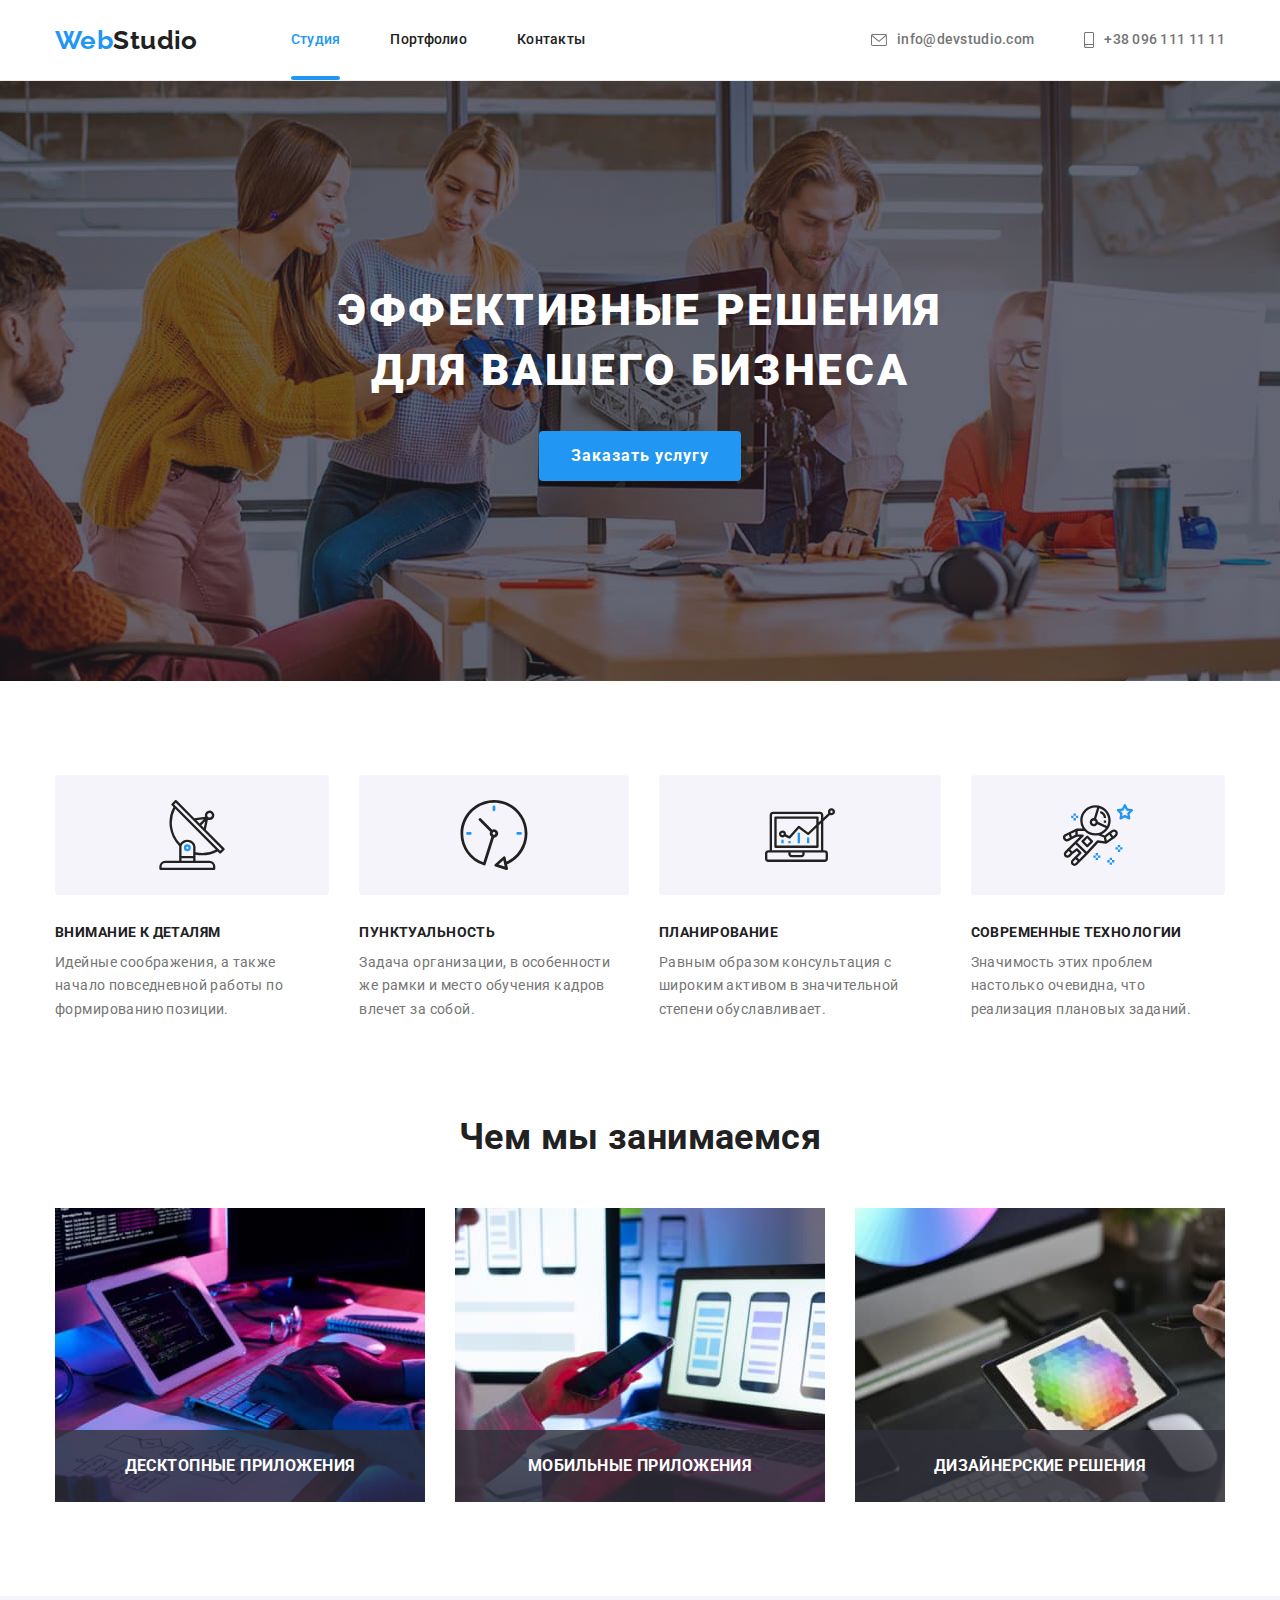
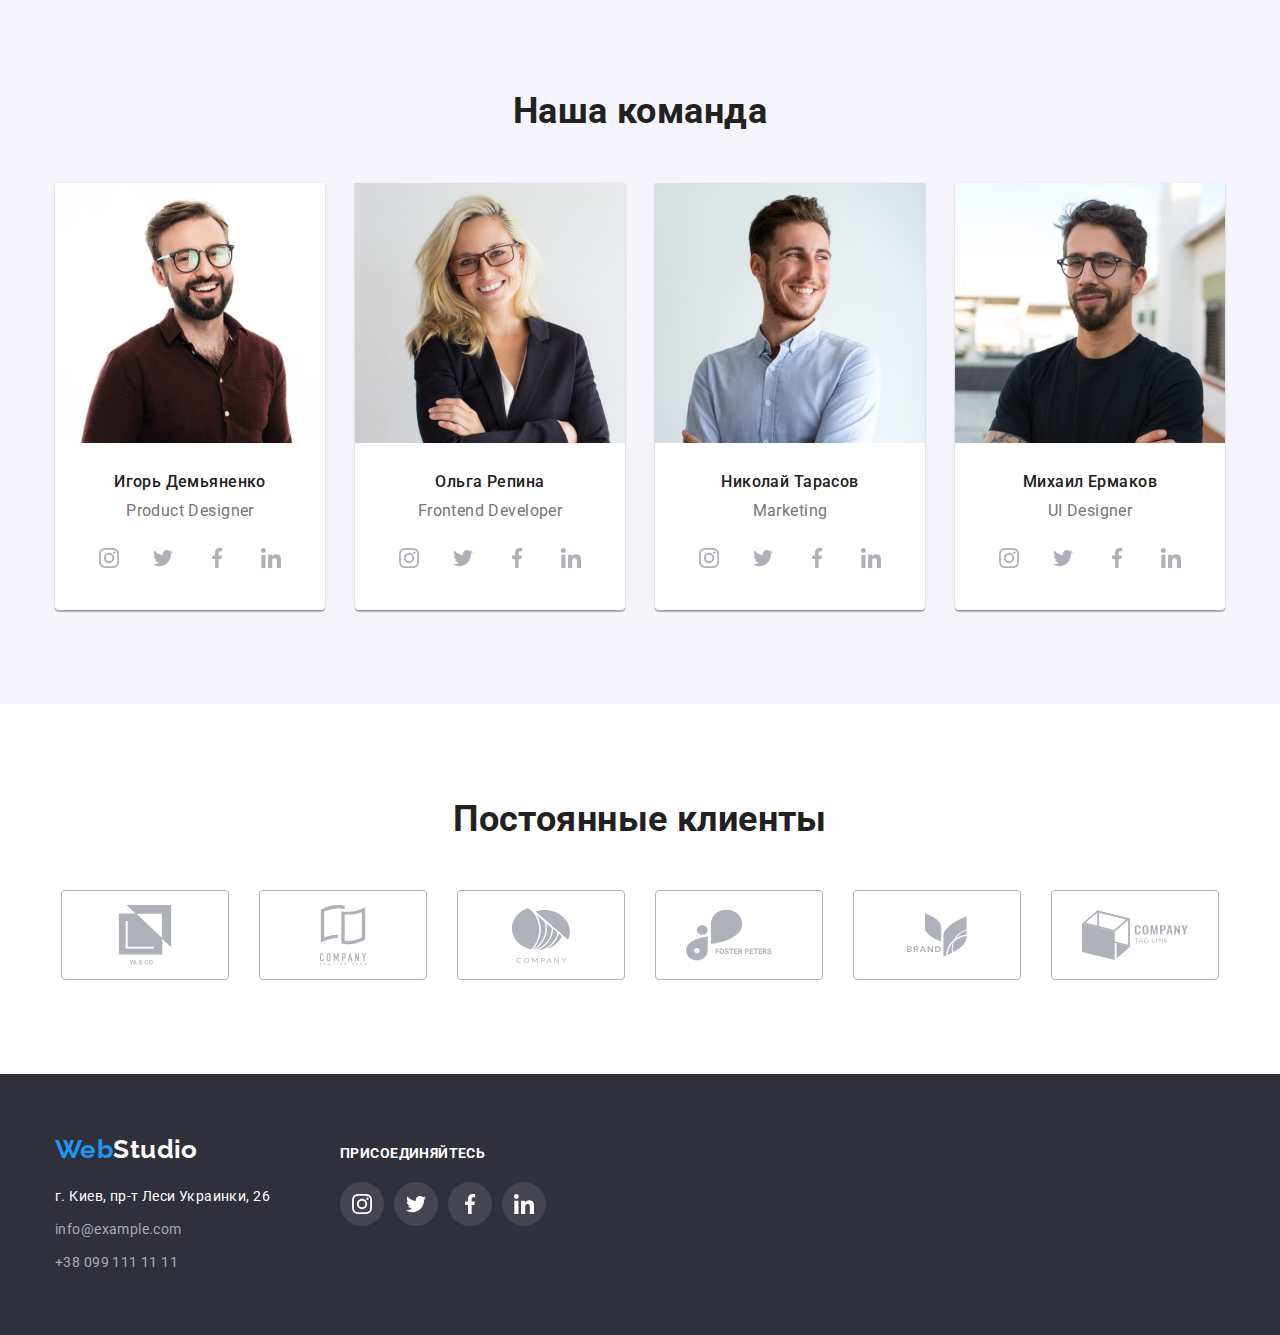
<file: index.html>
<!DOCTYPE html>
<html lang="ru">
  <head>
    <meta charset="UTF-8" />
    <meta http-equiv="X-UA-Compatible" content="IE=edge" />
    <meta name="viewport" content="width=device-width, initial-scale=1.0" />
    <title>Студия</title>
    <link rel="preconnect" href="https://fonts.googleapis.com" />
    <link rel="preconnect" href="https://fonts.gstatic.com" crossorigin />
    <link
      href="https://fonts.googleapis.com/css2?family=Raleway:wght@700&family=Roboto:wght@400;500;700;900&display=swap"
      rel="stylesheet"
    />
    <!-- <link
      rel="stylesheet"
      href="https://github.com/sindresorhus/modern-normalize/blob/main/modern-normalize.css"
    /> -->
    <link rel="stylesheet" href="./css/modern-normalize.css" />
    <link rel="stylesheet" href="./css/style.css" />
  </head>
  <body>
    <!-- Шапка сайта -->

    <header class="page-header">
      <div class="container main-nav">
        <a class="logo link" href="./index.html"><span class="logo-web">Web</span>Studio</a>
        <nav>
          <ul class="site-nav list">
            <li class="item"><a href="#" class="link current">Студия</a></li>
            <li class="item"><a href="./portfolio.html" class="link">Портфолио</a></li>
            <li class="item"><a href="#" class="link">Контакты</a></li>
          </ul>
        </nav>
        <ul class="contact-nav list">
          <li class="item">
            <a href="mailto:info@devstudio.com" class="link">
              <svg class="icon" width="16" height="12">
                <use href="./images/icons.svg#envelope"></use>
              </svg>
              info@devstudio.com</a
            >
          </li>
          <li class="item">
            <a href="tel:+380961111111" class="link">
              <svg class="icon" width="10" height="16">
                <use href="./images/icons.svg#smartphone"></use>
              </svg>
              +38 096 111 11 11</a
            >
          </li>
        </ul>
      </div>
    </header>

    <main>
      <!-- Герой -->

      <section class="hero">
        <h1 class="hero-title">Эффективные решения для вашего бизнеса</h1>
        <button type="button" class="btn" data-modal-open>Заказать услугу</button>
      </section>

      <!-- Особенности -->

      <section class="feature section">
        <div class="container">
          <h2 class="visually-hidden">Особенности</h2>
          <ul class="feature-list list">
            <li class="item">
              <div class="feature-picture">
                <svg class="icon" width="70" height="70">
                  <use href="./images/icons.svg#antenna"></use>
                </svg>
              </div>
              <h3 class="feature-subtitle">Внимание к деталям</h3>
              <p class="text">
                Идейные соображения, а также начало повседневной работы по формированию позиции.
              </p>
            </li>
            <li class="item">
              <div class="feature-picture">
                <svg class="icon" width="70" height="70">
                  <use href="./images/icons.svg#clock"></use>
                </svg>
              </div>
              <h3 class="feature-subtitle">Пунктуальность</h3>
              <p class="text">
                Задача организации, в особенности же рамки и место обучения кадров влечет за собой.
              </p>
            </li>
            <li class="item">
              <div class="feature-picture">
                <svg class="icon" width="70" height="70">
                  <use href="./images/icons.svg#diagram"></use>
                </svg>
              </div>
              <h3 class="feature-subtitle">Планирование</h3>
              <p class="text">
                Равным образом консультация с широким активом в значительной степени обуславливает.
              </p>
            </li>
            <li class="item">
              <div class="feature-picture">
                <svg class="icon" width="70" height="70">
                  <use href="./images/icons.svg#astronaut"></use>
                </svg>
              </div>
              <h3 class="feature-subtitle">Современные технологии</h3>
              <p class="text">
                Значимость этих проблем настолько очевидна, что реализация плановых заданий.
              </p>
            </li>
          </ul>
        </div>
      </section>

      <!-- Чем мы занимаемся -->

      <section class="service section">
        <div class="container">
          <h2 class="service-title">Чем мы занимаемся</h2>
          <ul class="service-list list">
            <li class="item">
              <img
                src="./images/programer.jpg"
                alt="программист за рабочым столом"
                width="370"
                height="294"
              />
              <h3 class="service-text">Десктопные приложения</h3>
            </li>
            <li class="item">
              <img
                src="./images/mobile-developer.jpg"
                alt="телефон и ноутбук"
                width="370"
                height="294"
              />
              <h3 class="service-text">Мобильные приложения</h3>
            </li>
            <li class="item">
              <img src="./images/web-design.jpg" alt="планшет" width="370" height="294" />
              <h3 class="service-text">Дизайнерские решения</h3>
            </li>
          </ul>
        </div>
      </section>

      <!-- Команда -->

      <section class="team section">
        <div class="container">
          <h2 class="team-title">Наша команда</h2>
          <ul class="team-list list">
            <li class="item">
              <img src="./images/product-designer.jpg" alt="фото Игорь Демьяненко" width="270" />
              <div class="team-card">
                <h3 class="team-name">Игорь Демьяненко</h3>
                <p class="team-text">Product Designer</p>
                <ul class="team-social-networks list">
                  <li class="team-social-networks-item">
                    <a href="#" target="_blank" class="team-social-networks-link link">
                      <svg class="icon" width="20" height="20">
                        <use href="images/icons.svg#instagram"></use>
                      </svg>
                    </a>
                  </li>
                  <li class="team-social-networks-item">
                    <a href="#" target="_blank" class="team-social-networks-link link">
                      <svg class="icon" width="20" height="20">
                        <use href="images/icons.svg#twitter"></use>
                      </svg>
                    </a>
                  </li>
                  <li class="team-social-networks-item">
                    <a href="#" target="_blank" class="team-social-networks-link link">
                      <svg class="icon" width="20" height="20">
                        <use href="images/icons.svg#facebook"></use>
                      </svg>
                    </a>
                  </li>
                  <li class="team-social-networks-item">
                    <a href="#" target="_blank" class="team-social-networks-link link">
                      <svg class="icon" width="20" height="20">
                        <use href="images/icons.svg#linkedin"></use>
                      </svg>
                    </a>
                  </li>
                </ul>
              </div>
            </li>
            <li class="item">
              <img src="./images/frontend-developer.jpg" alt="фото Ольга Репина" width="270" />
              <div class="team-card">
                <h3 class="team-name">Ольга Репина</h3>
                <p class="team-text">Frontend Developer</p>
                <ul class="team-social-networks list">
                  <li class="team-social-networks-item">
                    <a href="#" target="_blank" class="team-social-networks-link link">
                      <svg class="icon" width="20" height="20">
                        <use href="images/icons.svg#instagram"></use>
                      </svg>
                    </a>
                  </li>
                  <li class="team-social-networks-item">
                    <a href="#" target="_blank" class="team-social-networks-link link">
                      <svg class="icon" width="20" height="20">
                        <use href="images/icons.svg#twitter"></use>
                      </svg>
                    </a>
                  </li>
                  <li class="team-social-networks-item">
                    <a href="#" target="_blank" class="team-social-networks-link link">
                      <svg class="icon" width="20" height="20">
                        <use href="images/icons.svg#facebook"></use>
                      </svg>
                    </a>
                  </li>
                  <li class="team-social-networks-item">
                    <a href="#" target="_blank" class="team-social-networks-link link">
                      <svg class="icon" width="20" height="20">
                        <use href="images/icons.svg#linkedin"></use>
                      </svg>
                    </a>
                  </li>
                </ul>
              </div>
            </li>
            <li class="item">
              <img src="./images/marketing.jpg" alt="фото Николай Тарасов" width="270" />
              <div class="team-card">
                <h3 class="team-name">Николай Тарасов</h3>
                <p class="team-text">Marketing</p>
                <ul class="team-social-networks list">
                  <li class="team-social-networks-item">
                    <a href="#" target="_blank" class="team-social-networks-link link">
                      <svg class="icon" width="20" height="20">
                        <use href="images/icons.svg#instagram"></use>
                      </svg>
                    </a>
                  </li>
                  <li class="team-social-networks-item">
                    <a href="#" target="_blank" class="team-social-networks-link link">
                      <svg class="icon" width="20" height="20">
                        <use href="images/icons.svg#twitter"></use>
                      </svg>
                    </a>
                  </li>
                  <li class="team-social-networks-item">
                    <a href="#" target="_blank" class="team-social-networks-link link">
                      <svg class="icon" width="20" height="20">
                        <use href="images/icons.svg#facebook"></use>
                      </svg>
                    </a>
                  </li>
                  <li class="team-social-networks-item">
                    <a href="#" target="_blank" class="team-social-networks-link link">
                      <svg class="icon" width="20" height="20">
                        <use href="images/icons.svg#linkedin"></use>
                      </svg>
                    </a>
                  </li>
                </ul>
              </div>
            </li>
            <li class="item">
              <img src="./images/ui-designer.jpg" alt="фото Михаил Ермаков" width="270" />
              <div class="team-card">
                <h3 class="team-name">Михаил Ермаков</h3>
                <p class="team-text">UI Designer</p>
                <ul class="team-social-networks list">
                  <li class="team-social-networks-item">
                    <a href="#" target="_blank" class="team-social-networks-link link">
                      <svg class="icon" width="20" height="20">
                        <use href="images/icons.svg#instagram"></use>
                      </svg>
                    </a>
                  </li>
                  <li class="team-social-networks-item">
                    <a href="#" target="_blank" class="team-social-networks-link link">
                      <svg class="icon" width="20" height="20">
                        <use href="images/icons.svg#twitter"></use>
                      </svg>
                    </a>
                  </li>
                  <li class="team-social-networks-item">
                    <a href="#" target="_blank" class="team-social-networks-link link">
                      <svg class="icon" width="20" height="20">
                        <use href="images/icons.svg#facebook"></use>
                      </svg>
                    </a>
                  </li>
                  <li class="team-social-networks-item">
                    <a href="#" target="_blank" class="team-social-networks-link link">
                      <svg class="icon" width="20" height="20">
                        <use href="images/icons.svg#linkedin"></use>
                      </svg>
                    </a>
                  </li>
                </ul>
              </div>
            </li>
          </ul>
        </div>
      </section>

      <!-- Постоянные клиенты -->

      <section class="clients section">
        <div class="container">
          <h3 class="clients-title">Постоянные клиенты</h3>
          <ul class="clients-list list">
            <li class="item">
              <a href="#" target="_blank" class="clients-link link">
                <svg class="clients-icon" width="106" height="60">
                  <use href="./images/icons.svg#clients1"></use>
                </svg>
              </a>
            </li>
            <li class="item">
              <a href="#" target="_blank" class="clients-link link">
                <svg class="clients-icon" width="106" height="60">
                  <use href="./images/icons.svg#clients2"></use>
                </svg>
              </a>
            </li>
            <li class="item">
              <a href="#" target="_blank" class="clients-link link">
                <svg class="clients-icon" width="106" height="60">
                  <use href="./images/icons.svg#clients3"></use>
                </svg>
              </a>
            </li>
            <li class="item">
              <a href="#" target="_blank" class="clients-link link">
                <svg class="clients-icon" width="106" height="60">
                  <use href="./images/icons.svg#clients4"></use>
                </svg>
              </a>
            </li>
            <li class="item">
              <a href="#" target="_blank" class="clients-link link">
                <svg class="clients-icon" width="106" height="60">
                  <use href="./images/icons.svg#clients5"></use>
                </svg>
              </a>
            </li>
            <li class="item">
              <a href="#" target="_blank" class="clients-link link">
                <svg class="clients-icon" width="106" height="60">
                  <use href="./images/icons.svg#clients6"></use>
                </svg>
              </a>
            </li>
          </ul>
        </div>
      </section>
    </main>

    <!-- Футер -->

    <footer class="footer">
      <div class="container flex-footer">
        <div class="contacts-footer">
          <a class="logo footer-logo link" href="./index.html"
            ><span class="logo-web">Web</span>Studio</a
          >
          <address class="address">
            <ul class="address-list list">
              <li class="item">
                <a href="https://goo.gl/maps/ZH45Ejz193mU29eU7" target="_blank" class="link maps"
                  >г. Киев, пр-т Леси Украинки, 26</a
                >
              </li>
              <li class="item">
                <a href="mailto:info@example.com" class="link mail">info@example.com</a>
              </li>
              <li class="item">
                <a href="tel:+380991111111" class="link tel">+38 099 111 11 11</a>
              </li>
            </ul>
          </address>
        </div>
        <div class="invitation">
          <b class="invitation-text">присоединяйтесь</b>
          <ul class="invitation-list list">
            <li class="item">
              <a href="#" target="_blank" class="invitation-link link">
                <svg class="invitation-icon" width="20" height="20">
                  <use href="./images/icons.svg#instagram"></use>
                </svg>
              </a>
            </li>
            <li class="item">
              <a href="#" target="_blank" class="invitation-link link">
                <svg class="invitation-icon" width="20" height="20">
                  <use href="./images/icons.svg#twitter"></use>
                </svg>
              </a>
            </li>
            <li class="item">
              <a href="#" target="_blank" class="invitation-link link">
                <svg class="invitation-icon" width="20" height="20">
                  <use href="./images/icons.svg#facebook"></use>
                </svg>
              </a>
            </li>
            <li class="item">
              <a href="#" target="_blank" class="invitation-link link">
                <svg class="invitation-icon" width="20" height="20">
                  <use href="./images/icons.svg#linkedin"></use>
                </svg>
              </a>
            </li>
          </ul>
        </div>
      </div>
    </footer>

    <!-- Модалка -->

    <div class="backdrop is-hidden" data-modal>
      <div class="modal">
        <button class="modal-close-btn" data-modal-close>
          <svg class="modal-icon" width="18" height="18">
            <use href="./images/icons.svg#close-black"></use>
          </svg>
        </button>
      </div>
    </div>

    <script src="./js/modal.js"></script>
  </body>
</html>
</file>
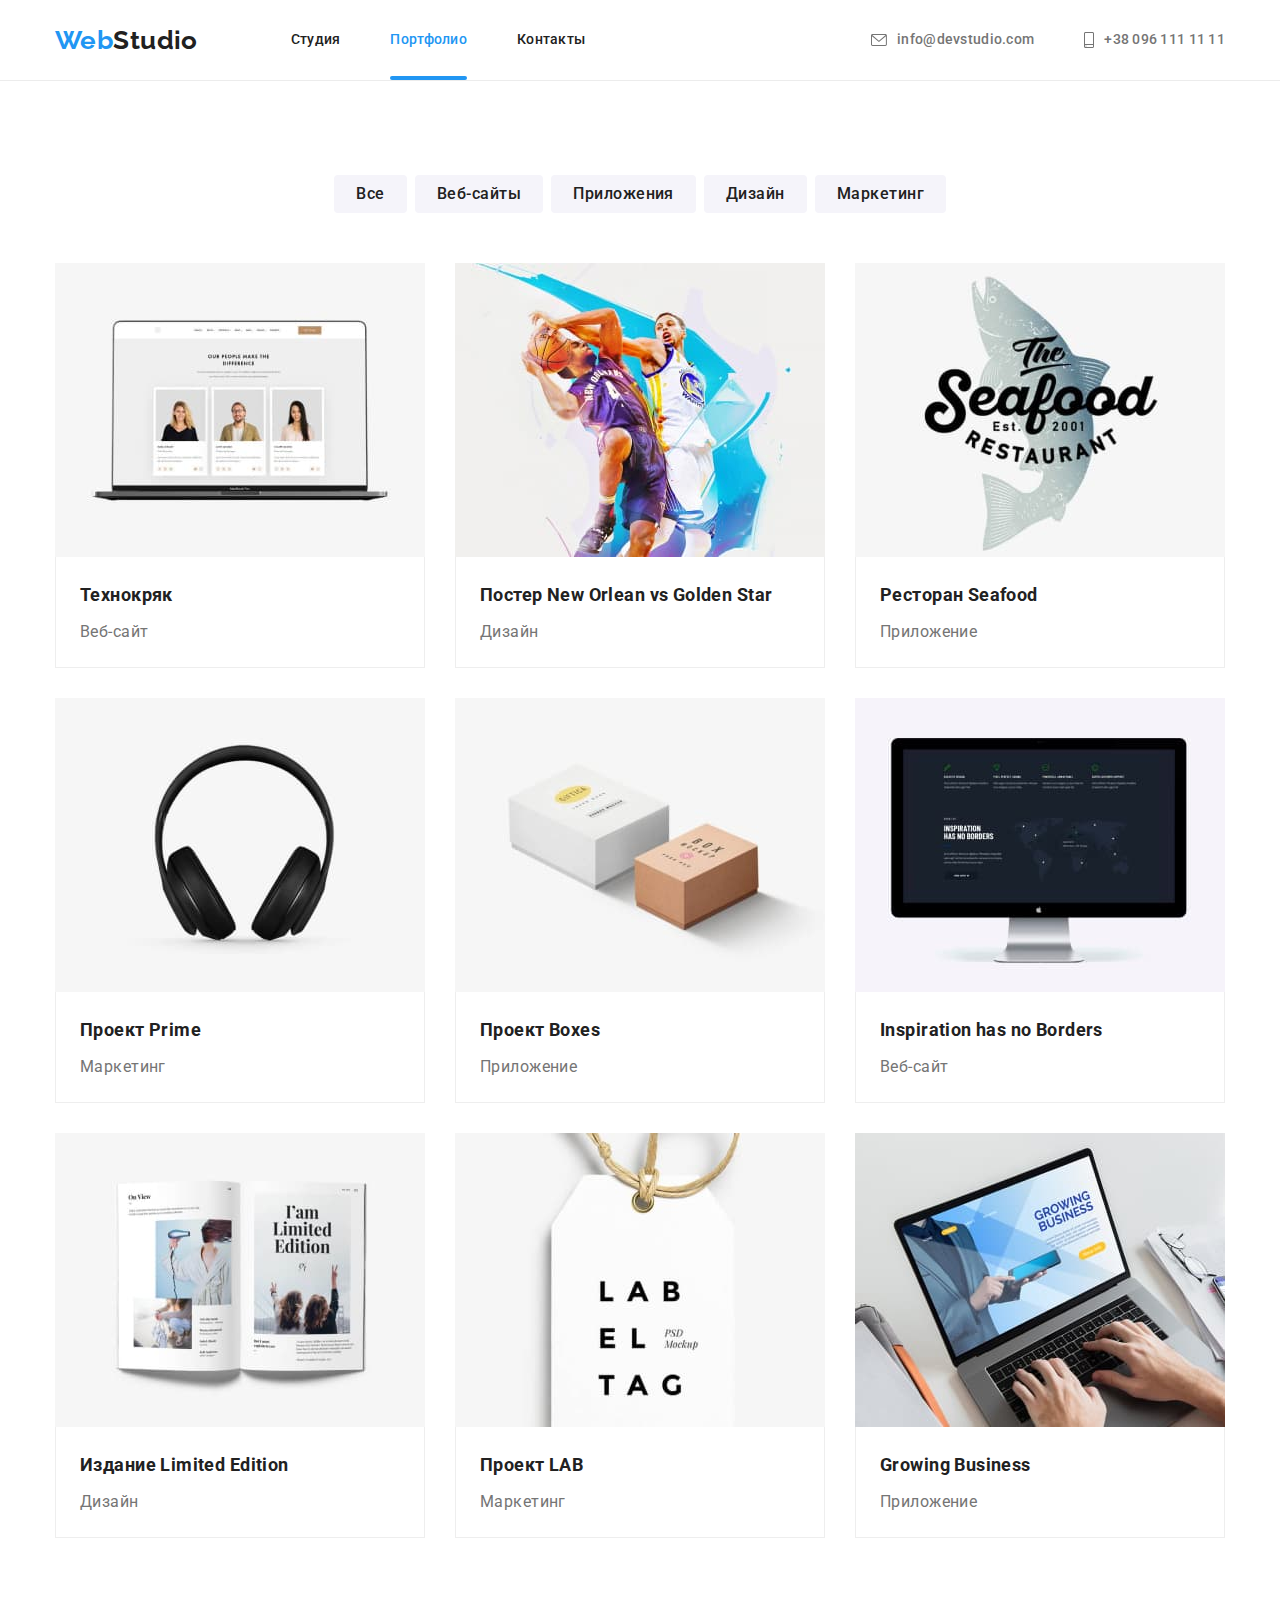
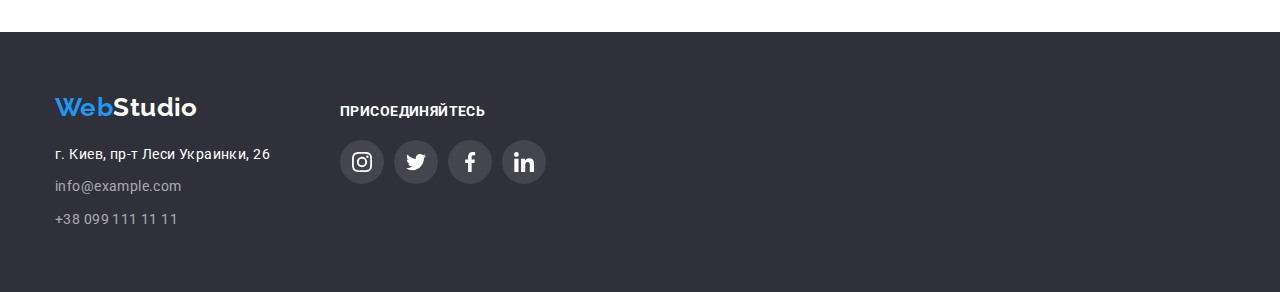
<file: portfolio.html>
<!DOCTYPE html>
<html lang="ru">
  <head>
    <meta charset="UTF-8" />
    <meta http-equiv="X-UA-Compatible" content="IE=edge" />
    <meta name="viewport" content="width=device-width, initial-scale=1.0" />
    <title>Портфолио</title>
    <link rel="preconnect" href="https://fonts.googleapis.com" />
    <link rel="preconnect" href="https://fonts.gstatic.com" crossorigin />
    <link
      href="https://fonts.googleapis.com/css2?family=Raleway:wght@700&family=Roboto:wght@400;500;700;900&display=swap"
      rel="stylesheet"
    />
    <!-- <link
      rel="stylesheet"
      href="https://github.com/sindresorhus/modern-normalize/blob/main/modern-normalize.css"
    /> -->
    <link rel="stylesheet" href="./css/modern-normalize.css" />
    <link rel="stylesheet" href="./css/style.css" />
  </head>
  <body>
    <!-- Шапка сайта -->

    <header class="page-header">
      <div class="container main-nav">
        <a class="logo link" href="./index.html"><span class="logo-web">Web</span>Studio</a>
        <nav>
          <ul class="site-nav list">
            <li class="item"><a href="./index.html" class="link">Студия</a></li>
            <li class="item"><a href="#" class="link current">Портфолио</a></li>
            <li class="item"><a href="#" class="link">Контакты</a></li>
          </ul>
        </nav>
        <ul class="contact-nav list">
          <li class="item">
            <a href="mailto:info@devstudio.com" class="link">
              <svg class="icon" width="16" height="12">
                <use href="./images/icons.svg#envelope"></use>
              </svg>
              info@devstudio.com</a
            >
          </li>
          <li class="item">
            <a href="tel:+380961111111" class="link">
              <svg class="icon" width="10" height="16">
                <use href="./images/icons.svg#smartphone"></use>
              </svg>
              +38 096 111 11 11</a
            >
          </li>
        </ul>
      </div>
    </header>

    <main>
      <!-- портфолио -->
      <section class="portfolio section">
        <div class="container">
          <h1 class="portfolio-title visually-hidden">Портфолио</h1>
          <!-- фильтр -->
          <ul class="filter list">
            <li class="item">
              <button class="portfolio-btn" type="button">Все</button>
            </li>
            <li class="item">
              <button class="portfolio-btn" type="button">Веб-сайты</button>
            </li>
            <li class="item">
              <button class="portfolio-btn" type="button">Приложения</button>
            </li>
            <li class="item">
              <button class="portfolio-btn" type="button">Дизайн</button>
            </li>
            <li class="item">
              <button class="portfolio-btn" type="button">Маркетинг</button>
            </li>
          </ul>

          <!-- примеры работ -->
          <ul class="examples list">
            <li class="item">
              <a class="link" target="_blank" href="#">
                <div class="examples-thumb">
                  <img src="./images/techno-crack.jpg" width="370" alt="ноутбук" />
                  <p class="examples-thumb-text">
                    Технокряк это современная площадка распространения коронавируса. Компании
                    используют эту платформу для цифрового шпионажа и атак на защищённые сервера
                    конкурентов.
                  </p>
                </div>
                <div class="card">
                  <h2 class="examples-text">Технокряк</h2>
                  <p class="examples-type">Веб-сайт</p>
                </div>
              </a>
            </li>
            <li class="item">
              <a class="link" target="_blank" href="#">
                <div class="examples-thumb">
                  <img src="./images/poster.jpg" width="370" alt="два баскетболиста" />
                  <p class="examples-thumb-text">
                    Технокряк это современная площадка распространения коронавируса. Компании
                    используют эту платформу для цифрового шпионажа и атак на защищённые сервера
                    конкурентов.
                  </p>
                </div>
                <div class="card">
                  <h2 class="examples-text">Постер New Orlean vs Golden Star</h2>
                  <p class="examples-type">Дизайн</p>
                </div>
              </a>
            </li>
            <li class="item">
              <a class="link" target="_blank" href="#">
                <div class="examples-thumb">
                  <img
                    src="./images/restaurant-seafood.jpg"
                    width="370"
                    alt="логотип ресторана seafood"
                  />
                  <p class="examples-thumb-text">
                    Технокряк это современная площадка распространения коронавируса. Компании
                    используют эту платформу для цифрового шпионажа и атак на защищённые сервера
                    конкурентов.
                  </p>
                </div>
                <div class="card">
                  <h2 class="examples-text">Ресторан Seafood</h2>
                  <p class="examples-type">Приложение</p>
                </div>
              </a>
            </li>
            <li class="item">
              <a class="link" target="_blank" href="#">
                <div class="examples-thumb">
                  <img src="./images/project-prime.jpg" width="370" alt="наушники" />
                  <p class="examples-thumb-text">
                    Технокряк это современная площадка распространения коронавируса. Компании
                    используют эту платформу для цифрового шпионажа и атак на защищённые сервера
                    конкурентов.
                  </p>
                </div>
                <div class="card">
                  <h2 class="examples-text">Проект Prime</h2>
                  <p class="examples-type">Маркетинг</p>
                </div>
              </a>
            </li>
            <li class="item">
              <a class="link" href="#">
                <div class="examples-thumb">
                  <img src="./images/project-boxes.jpg" width="370" alt="две коробки" />
                  <p class="examples-thumb-text">
                    Технокряк это современная площадка распространения коронавируса. Компании
                    используют эту платформу для цифрового шпионажа и атак на защищённые сервера
                    конкурентов.
                  </p>
                </div>
                <div class="card">
                  <h2 class="examples-text">Проект Boxes</h2>
                  <p class="examples-type">Приложение</p>
                </div>
              </a>
            </li>
            <li class="item">
              <a class="link" target="_blank" href="#">
                <div class="examples-thumb">
                  <img src="./images/inspiration.jpg" width="370" alt="монитор" />
                  <p class="examples-thumb-text">
                    Технокряк это современная площадка распространения коронавируса. Компании
                    используют эту платформу для цифрового шпионажа и атак на защищённые сервера
                    конкурентов.
                  </p>
                </div>
                <div class="card">
                  <h2 class="examples-text">Inspiration has no Borders</h2>
                  <p class="examples-type">Веб-сайт</p>
                </div>
              </a>
            </li>
            <li class="item">
              <a class="link" target="_blank" href="#">
                <div class="examples-thumb">
                  <img src="./images/limited-edition.jpg" width="370" alt="открытая книга" />
                  <p class="examples-thumb-text">
                    Технокряк это современная площадка распространения коронавируса. Компании
                    используют эту платформу для цифрового шпионажа и атак на защищённые сервера
                    конкурентов.
                  </p>
                </div>
                <div class="card">
                  <h2 class="examples-text">Издание Limited Edition</h2>
                  <p class="examples-type">Дизайн</p>
                </div>
              </a>
            </li>
            <li class="item">
              <a class="link" target="_blank" href="#">
                <div class="examples-thumb">
                  <img src="./images/project-lab.jpg" width="370" alt="бирка" />
                  <p class="examples-thumb-text">
                    Технокряк это современная площадка распространения коронавируса. Компании
                    используют эту платформу для цифрового шпионажа и атак на защищённые сервера
                    конкурентов.
                  </p>
                </div>
                <div class="card">
                  <h2 class="examples-text">Проект LAB</h2>
                  <p class="examples-type">Маркетинг</p>
                </div>
              </a>
            </li>
            <li class="item">
              <a class="link" target="_blank" href="#">
                <div class="examples-thumb">
                  <img src="./images/growing-business.jpg" width="370" alt="работа с ноутбуком" />
                  <p class="examples-thumb-text">
                    Технокряк это современная площадка распространения коронавируса. Компании
                    используют эту платформу для цифрового шпионажа и атак на защищённые сервера
                    конкурентов.
                  </p>
                </div>
                <div class="card">
                  <h2 class="examples-text">Growing Business</h2>
                  <p class="examples-type">Приложение</p>
                </div>
              </a>
            </li>
          </ul>
        </div>
      </section>
    </main>

    <!-- футер -->

    <footer class="footer">
      <div class="container flex-footer">
        <div class="contacts-footer">
          <a class="logo footer-logo link" href="./index.html"
            ><span class="logo-web">Web</span>Studio</a
          >
          <address class="address">
            <ul class="address-list list">
              <li class="item">
                <a href="https://goo.gl/maps/ZH45Ejz193mU29eU7" target="_blank" class="link maps"
                  >г. Киев, пр-т Леси Украинки, 26</a
                >
              </li>
              <li class="item">
                <a href="mailto:info@example.com" class="link mail">info@example.com</a>
              </li>
              <li class="item">
                <a href="tel:+380991111111" class="link tel">+38 099 111 11 11</a>
              </li>
            </ul>
          </address>
        </div>
        <div class="invitation">
          <b class="invitation-text">присоединяйтесь</b>
          <ul class="invitation-list list">
            <li class="item">
              <a href="#" target="_blank" class="invitation-link link">
                <svg class="invitation-icon" width="20" height="20">
                  <use href="./images/icons.svg#instagram"></use>
                </svg>
              </a>
            </li>
            <li class="item">
              <a href="#" target="_blank" class="invitation-link link">
                <svg class="invitation-icon" width="20" height="20">
                  <use href="./images/icons.svg#twitter"></use>
                </svg>
              </a>
            </li>
            <li class="item">
              <a href="#" target="_blank" class="invitation-link link">
                <svg class="invitation-icon" width="20" height="20">
                  <use href="./images/icons.svg#facebook"></use>
                </svg>
              </a>
            </li>
            <li class="item">
              <a href="#" target="_blank" class="invitation-link link">
                <svg class="invitation-icon" width="20" height="20">
                  <use href="./images/icons.svg#linkedin"></use>
                </svg>
              </a>
            </li>
          </ul>
        </div>
      </div>
    </footer>
  </body>
</html>
</file>
<file: css/style.css>
:root {
  --primary-text-color: #212121;
  --secondary-text-color: #757575;
  --accent-color: #2196f3;
  --primary-white-color: #ffffff;
  --secondary-bg-color: #f5f4fa;
  --footer-text-color: rgba(255, 255, 255, 0.6);
  --hero-bg-color: #2f303a;
  --header-border-color: #ececec;
  --cubic: cubic-bezier(0.4, 0, 0.2, 1);
}

/* Утилиты */

h1,
h2,
h3,
h4,
h5,
h6,
p,
ul {
  padding: 0;
  margin: 0;
}

img {
  display: block;
  max-width: 100%;
  height: auto;
}

.container {
  width: 1200px;
  padding-left: 15px;
  padding-right: 15px;
  margin: 0 auto;
  /* outline: 1px solid tomato; */
}

.section {
  padding-top: 94px;
  padding-bottom: 94px;
}

.visually-hidden {
  position: absolute;
  width: 1px;
  height: 1px;
  margin: -1px;
  border: 0;
  padding: 0;
  clip: rect(0 0 0 0);
  overflow: hidden;
}

body {
  background-color: var(--primary-white-color);
  color: var(--primary-text-color);
  font-family: Roboto, sans-serif;
  font-size: 14px;
  line-height: 1.14;
  letter-spacing: 0.03em;
}

.link {
  color: var(--primary-text-color);
  text-decoration: none;
}

.list {
  list-style: none;
}

/* Шапка */

.page-header {
  border-bottom: 1px solid var(--header-border-color);
}

/* Logo */
.logo {
  font-family: Raleway, sans-serif;
  font-weight: 700;
  font-size: 26px;
  line-height: 1.19;

  transition: color 250ms var(--cubic);
}

.logo-web {
  color: var(--accent-color);
}

.logo:hover,
.logo:focus {
  color: var(--accent-color);
}

/* навигация сайта */

.main-nav {
  display: flex;
  align-items: center;
}

.site-nav {
  display: flex;
  margin-left: 93px;
}

.site-nav .item:not(:last-child) {
  margin-right: 50px;
}

.site-nav .link {
  display: block;
  padding-top: 32px;
  padding-bottom: 32px;

  font-weight: 500;
  letter-spacing: 0.02em;

  transition: color 250ms var(--cubic);
}

.site-nav .link:hover,
.site-nav .link:focus {
  color: var(--accent-color);
}

.site-nav .link.current {
  color: var(--accent-color);
}

/* полоса под Студия */

.site-nav .item {
  position: relative;
}
.site-nav .current::after {
  position: absolute;
  left: 0;
  bottom: 0;
  content: '';
  width: 100%;
  height: 4px;
  background-color: var(--accent-color);
  border-radius: 2px;
}

/* контакты в шапке */

.contact-nav {
  display: flex;
  margin-right: 0;
  margin-left: auto;
}

.contact-nav .item:not(:last-child) {
  margin-right: 50px;
}

.contact-nav .link {
  display: inline-flex;
  align-items: center;
  padding-top: 32px;
  padding-bottom: 32px;

  color: var(--secondary-text-color);
  font-weight: 500;
  letter-spacing: 0.02em;

  transition: color 250ms var(--cubic);
}

.contact-nav .link:hover,
.contact-nav .link:focus {
  color: var(--accent-color);
}

.contact-nav .icon {
  margin-right: 10px;
  fill: currentColor;
}

/* main */

/* Герой */

.hero {
  max-width: 1600px;
  margin-left: auto;
  margin-right: auto;
  background-image: linear-gradient(rgba(47, 48, 58, 0.4), rgba(47, 48, 58, 0.4)),
    url(../images/Img.jpg);
  background-position: center;
  background-size: cover;

  text-align: center;
  padding-top: 200px;
  padding-bottom: 200px;
  background-color: var(--hero-bg-color);
}

.hero-title {
  max-width: 646px;
  margin: 0 auto 30px;

  color: var(--primary-white-color);
  font-weight: 900;
  font-size: 44px;
  line-height: 1.36;
  text-align: center;
  letter-spacing: 0.06em;
  text-transform: uppercase;
}

.btn {
  min-width: 200px;
  margin: 0;
  padding: 10px 32px;

  background-color: var(--accent-color);
  color: var(--primary-white-color);
  box-shadow: 0px 4px 4px rgba(0, 0, 0, 0.15);
  border-radius: 4px;

  font-family: inherit;
  font-weight: 700;
  font-size: 16px;
  line-height: 1.87;
  letter-spacing: 0.06em;
  border-style: none;
  cursor: pointer;
}

/* Особенности */

.feature {
  padding-bottom: 47px;
}

.feature-list {
  display: flex;
}

.feature-list .item {
  width: calc((100%-90px) / 4);
  /* width: 270px; */
}

.feature-list .item:not(:last-child) {
  margin-right: 30px;
}

.feature-picture {
  display: flex;
  /* width: 270px;
  height: 120px; */
  min-height: 120px;
  justify-content: center;
  align-items: center;

  margin-bottom: 30px;

  background-color: var(--secondary-bg-color);
  border-radius: 4px;
}

.feature-subtitle {
  margin-bottom: 10px;

  font-size: 14px;
  text-transform: uppercase;
}

.text {
  color: var(--secondary-text-color);
  line-height: 1.71;
}

/* Чем мы занимаемся */

.service {
  padding-top: 47px;
}

.service-list {
  display: flex;
}

.service-list .item:not(:last-child) {
  margin-right: 30px;
}

.service .item {
  position: relative;
}

.service-text {
  position: absolute;
  left: 0;
  bottom: 0;

  width: 100%;
  padding-top: 27px;
  padding-bottom: 27px;

  text-align: center;
  text-transform: uppercase;
  color: var(--primary-white-color);
  background-color: rgba(47, 48, 58, 0.8);
}

.service-title,
.team-title,
.clients-title {
  text-align: center;
  margin-bottom: 50px;

  font-size: 36px;
  line-height: 1.17;
}

/* Команда */

.team {
  background-color: var(--secondary-bg-color);
}

.team-list {
  display: flex;
}

.team-list .item:not(:last-child) {
  margin-right: 30px;
}

.team-list .item {
  background: var(--primary-white-color);
  box-shadow: 0px 1px 3px rgba(0, 0, 0, 0.12), 0px 1px 1px rgba(0, 0, 0, 0.14),
    0px 2px 1px rgba(0, 0, 0, 0.2);
  border-radius: 0px 0px 4px 4px;

  text-align: center;
}

.team-card {
  margin: 0 auto;
  padding-top: 30px;
  padding-bottom: 30px;
}

.team-name {
  margin-bottom: 10px;

  font-weight: 500;
}

.team-text {
  margin-bottom: 16px;

  color: var(--secondary-text-color);
  font-size: 16px;
  line-height: 1.19;
}

.team-social-networks {
  display: flex;
  align-items: center;
  justify-content: center;
}

.team-social-networks-item:not(:last-child) {
  margin-right: 10px;
}

.team-social-networks-link {
  display: flex;
  justify-content: center;
  align-items: center;

  width: 44px;
  height: 44px;
  border-radius: 50%;
  color: #afb1b8;

  transition: color 250ms var(--cubic), background-color 250ms var(--cubic);
}

.team-social-networks-link:hover,
.team-social-networks-link:focus {
  color: var(--primary-white-color);
  background-color: var(--accent-color);
}

.team-social-networks .icon {
  fill: currentColor;
}

/* Постоянные клиенты */

.clients-list {
  display: flex;
  justify-content: center;
}

.clients-list .item:not(:last-child) {
  margin-right: 30px;
}

.clients-link {
  display: flex;
  justify-content: center;
  align-items: center;
  width: 168px;
  height: 90px;

  color: #afb1b8;
  border: 1px solid #afb1b8;
  border-radius: 4px;

  transition: color 250ms var(--cubic), border 250ms var(--cubic);
}

.clients-link:hover,
.clients-link:focus {
  color: var(--accent-color);
  border: 1px solid var(--accent-color);
}

.clients-icon {
  fill: currentColor;
}

/* Футер */
.footer {
  padding-top: 60px;
  padding-bottom: 60px;

  background-color: var(--hero-bg-color);
}

.flex-footer {
  display: flex;
  align-items: baseline;
}

.contacts-footer {
  margin-right: 70px;
}

.footer-logo {
  color: var(--primary-white-color);
  transition: color 250ms var(--cubic);
}

.footer-logo:hover,
.footer-logo:focus {
  color: var(--accent-color);
}

.address {
  margin-top: 20px;

  font-style: inherit;
}

.address-list .item:not(:last-child) {
  margin-bottom: 9px;
}

.address .link {
  color: var(--primary-white-color);
  line-height: 1.71;

  transition: color 250ms var(--cubic);
}

.link.mail,
.link.tel {
  color: var(--footer-text-color);
}

.footer .link:hover,
.footer .link:focus {
  color: var(--accent-color);
}

/* Invitation */

.invitation-text {
  display: block;
  margin-bottom: 20px;

  color: var(--primary-white-color);
  text-transform: uppercase;
}

.invitation-list {
  display: flex;
}

.invitation-list .item:not(:last-child) {
  margin-right: 10px;
}

.invitation-link {
  display: flex;
  justify-content: center;
  align-items: center;
  width: 44px;
  height: 44px;
  border-radius: 50%;
  background-color: rgba(255, 255, 255, 0.1);

  transition: background-color 250ms var(--cubic);
}

.invitation-link:hover,
.invitation-link:focus {
  background-color: var(--accent-color);
}

.invitation-icon {
  fill: var(--primary-white-color);
}

/* Портфолио */

/* Фильтр */

.filter {
  display: flex;
  justify-content: center;
  margin-bottom: 50px;
}

.filter .item:not(:last-child) {
  margin-right: 8px;
}

.portfolio-btn {
  min-width: 73px;
  padding: 6px 22px;

  color: var(--primary-text-color);
  background-color: var(--secondary-bg-color);
  border-radius: 4px;

  font-family: inherit;
  font-weight: 500;
  font-size: 16px;
  line-height: 1.62;
  letter-spacing: 0.03em;
  cursor: pointer;
  border-style: none;

  transition: color 250ms var(--cubic), background-color 250ms var(--cubic),
    box-shadow 250ms var(--cubic);
}

.portfolio-btn:hover,
.portfolio-btn:focus {
  color: var(--primary-white-color);
  background-color: var(--accent-color);
  box-shadow: 0px 3px 1px rgba(0, 0, 0, 0.1), 0px 1px 2px rgba(0, 0, 0, 0.08),
    0px 2px 2px rgba(0, 0, 0, 0.12);
}

/* Примеры работ */

.examples {
  display: flex;
  flex-wrap: wrap;
  justify-content: center;
}

.examples .item {
  width: calc((100% - 60px) / 3);
  transition: box-shadow 250ms var(--cubic);
}

.examples .item:not(:nth-child(3n)) {
  margin-right: 30px;
}

.examples .item:not(:nth-last-child(-n + 3)) {
  margin-bottom: 30px;
}

.card {
  padding: 20px 24px;
  border-left: 1px solid #eeeeee;
  border-right: 1px solid #eeeeee;
  border-bottom: 1px solid #eeeeee;
}

.examples-text {
  margin-bottom: 4px;

  font-size: 18px;
  line-height: 2;
  letter-spacing: 0.06;
}

.examples-type {
  color: var(--secondary-text-color);
  font-size: 16px;
  line-height: 1.87;
}

.examples .item:hover {
  box-shadow: 0px 1px 1px rgba(0, 0, 0, 0.12), 0px 4px 4px rgba(0, 0, 0, 0.06),
    1px 4px 6px rgba(0, 0, 0, 0.16);
}

/* Технокряк */

.examples-thumb {
  position: relative;
  overflow: hidden;
}

.examples-thumb-text {
  position: absolute;
  top: 0;
  left: 0;
  max-width: 100%;
  max-height: 100%;
  padding: 63px 24px;

  font-size: 18px;
  line-height: 1.56;
  background-color: rgba(33, 150, 243, 0.9);
  color: var(--primary-white-color);

  transform: translateY(100%);
  transition: transform 250ms var(--cubic);
}

.examples .item:hover .examples-thumb-text {
  transform: translateY(0);
}

/* Модалка */

.backdrop {
  position: fixed;
  top: 0;
  left: 0;

  width: 100%;
  height: 100%;

  background-color: rgba(0, 0, 0, 0.2);
  opacity: 1;
  transition: opacity 250ms var(--cubic), visibility 250ms var(--cubic);
}

.backdrop.is-hidden {
  opacity: 0;
  visibility: hidden;
  pointer-events: none;
}

.backdrop.is-hidden .modal {
  transform: translate(-50%, -50%) scale(1.2);
}

.modal {
  position: absolute;
  top: 50%;
  left: 50%;

  transform: translate(-50%, -50%) scale(1);
  transition: transform 250ms var(--cubic);

  width: 528px;
  height: 581px;
  border-radius: 4px;

  background-color: var(--primary-white-color);
  box-shadow: 0px 1px 3px rgba(0, 0, 0, 0.12), 0px 1px 1px rgba(0, 0, 0, 0.14),
    0px 2px 1px rgba(0, 0, 0, 0.2);
  border-radius: 4px;
}

.modal-close-btn {
  position: absolute;
  top: 8px;
  right: 8px;

  display: inline-flex;
  justify-content: center;
  align-items: center;
  width: 30px;
  height: 30px;
  border: 1px solid rgba(0, 0, 0, 0.1);
  border-radius: 50%;
  cursor: pointer;
}
</file>
